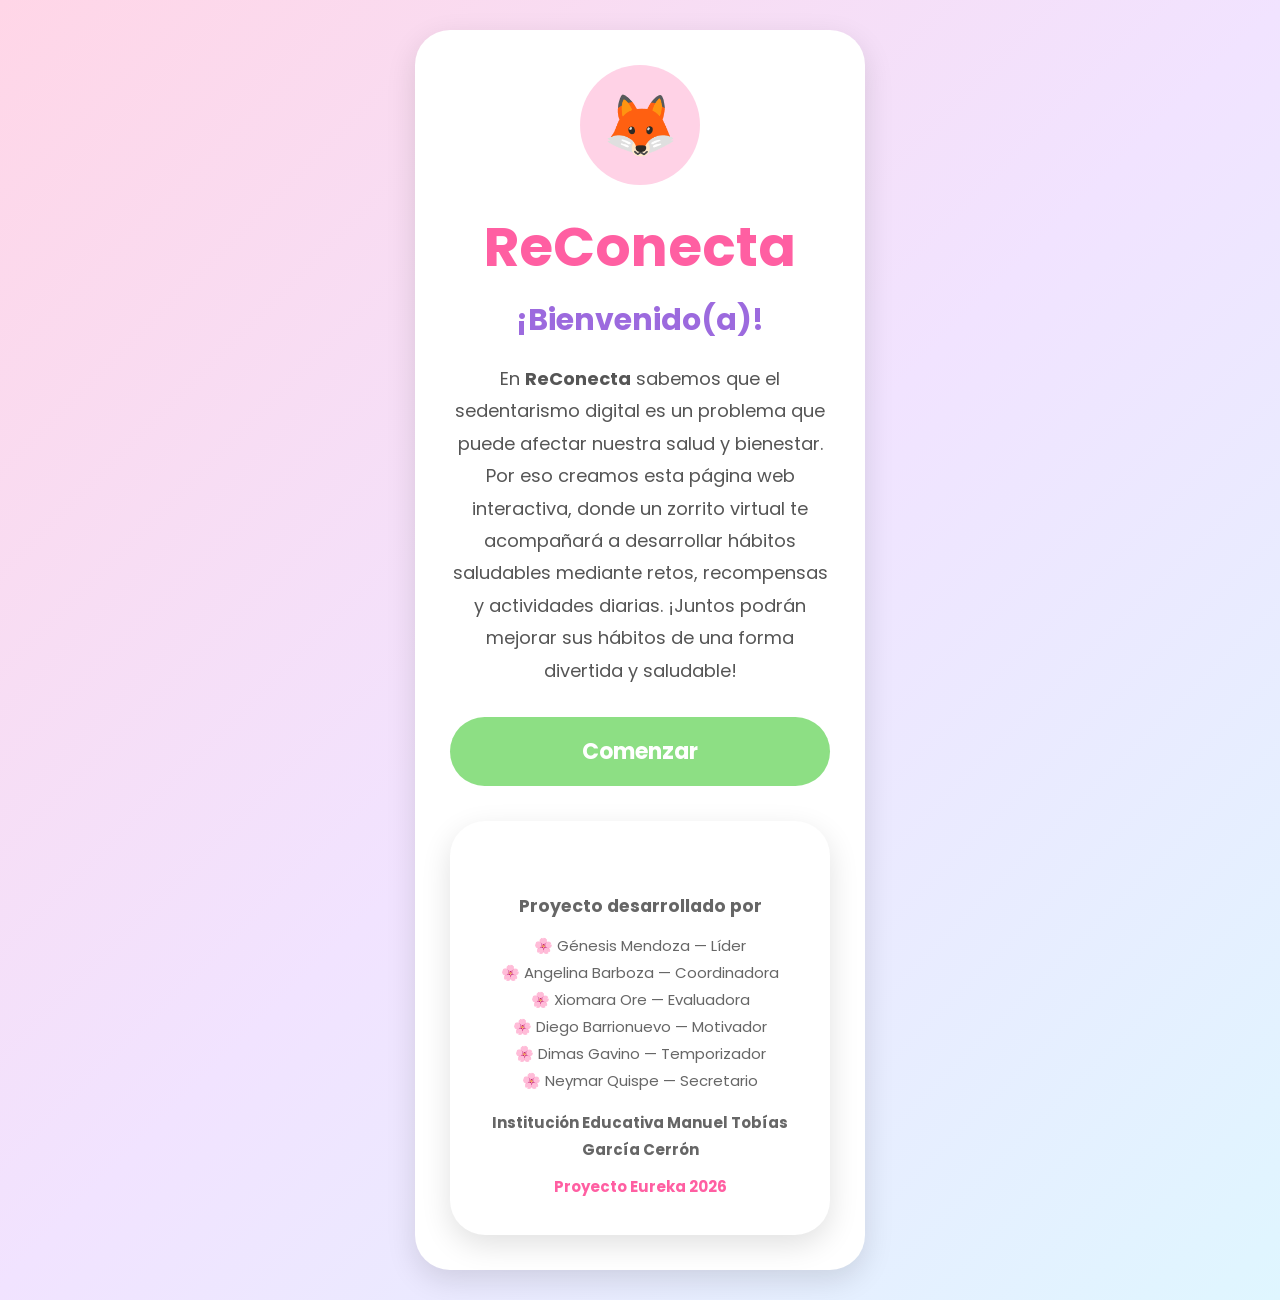
<file: index.html>
<!DOCTYPE html>
<html lang="es">
<head>
<meta charset="UTF-8">
<meta name="viewport" content="width=device-width, initial-scale=1.0">
<title>ReConecta</title>

<link rel="stylesheet" href="style.css">

<link href="https://fonts.googleapis.com/css2?family=Poppins:wght@300;400;600;700;800&display=swap" rel="stylesheet">

</head>
<body>

<div class="container">

<div class="logo">
🦊
</div>

<h1>ReConecta</h1>

<h2>¡Bienvenido(a)!</h2>

<p class="descripcion">
En <strong>ReConecta</strong> sabemos que el sedentarismo digital es un problema que puede afectar nuestra salud y bienestar. Por eso creamos esta página web interactiva, donde un zorrito virtual te acompañará a desarrollar hábitos saludables mediante retos, recompensas y actividades diarias. ¡Juntos podrán mejorar sus hábitos de una forma divertida y saludable!
</p>

<button onclick="location.href='perfil.html'">
Comenzar
</button>

<div class="creditos">

<h3>Proyecto desarrollado por</h3>

<p>
🌸 Génesis Mendoza — Líder<br>
🌸 Angelina Barboza — Coordinadora<br>
🌸 Xiomara Ore — Evaluadora<br>
🌸 Diego Barrionuevo — Motivador<br>
🌸 Dimas Gavino — Temporizador<br>
🌸 Neymar Quispe — Secretario
</p>

<p class="colegio">
Institución Educativa Manuel Tobías García Cerrón    
</p>

<p class="eureka">
Proyecto Eureka 2026
</p>

</div>

</div>

<script src="script.js"></script>

</body>
</html>
</file>
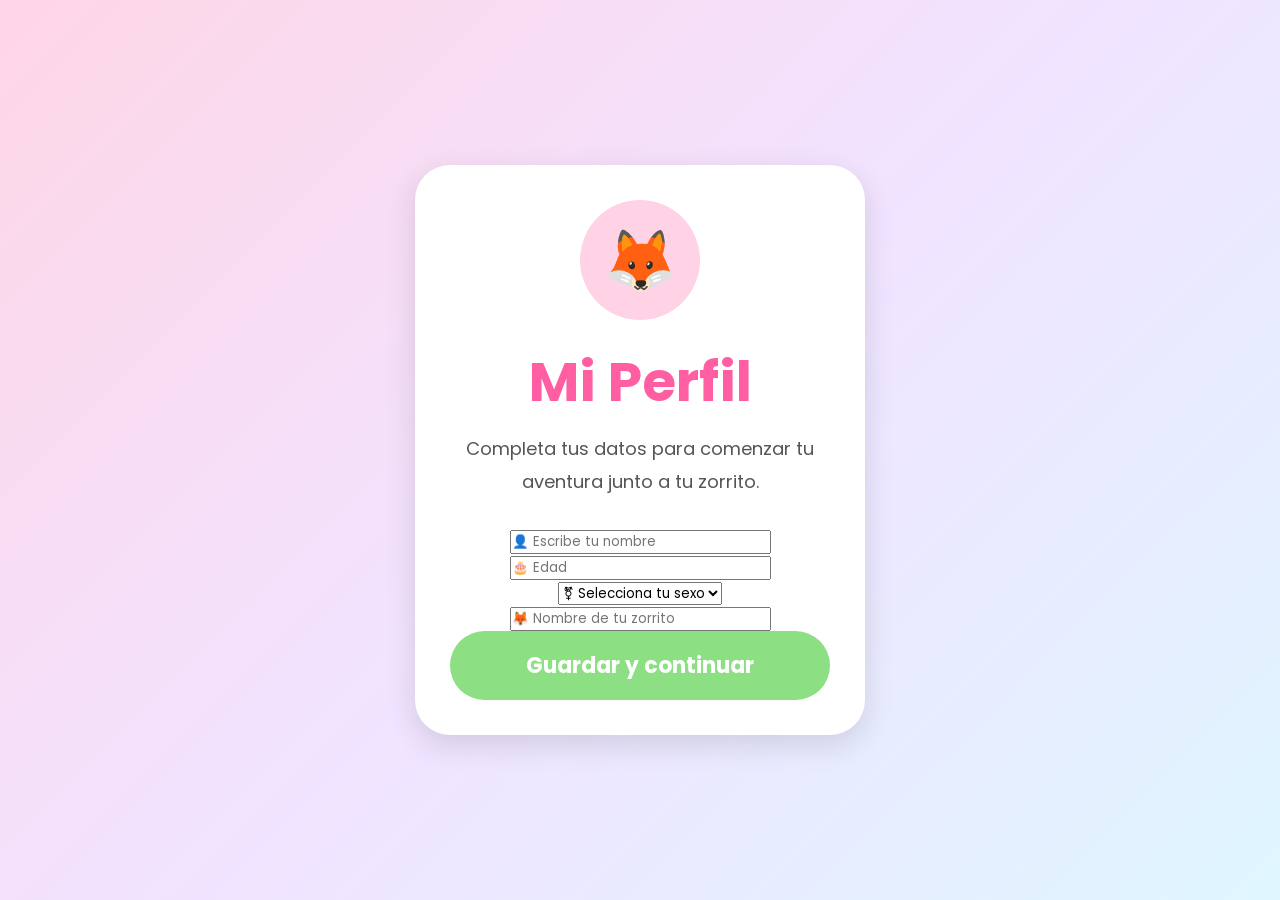
<file: perfil.html>
<!DOCTYPE html>
<html lang="es">
<head>
<meta charset="UTF-8">
<meta name="viewport" content="width=device-width, initial-scale=1.0">
<title>Mi Perfil | ReConecta</title>

<link rel="stylesheet" href="style.css">

<link href="https://fonts.googleapis.com/css2?family=Poppins:wght@300;400;600;700;800&display=swap" rel="stylesheet">

</head>

<body>

<div class="perfil">

<div class="logo">
🦊
</div>

<h1>Mi Perfil</h1>

<p class="descripcion">
Completa tus datos para comenzar tu aventura junto a tu zorrito.
</p>

<input type="text" id="nombre" placeholder="👤 Escribe tu nombre">

<input type="number" id="edad" placeholder="🎂 Edad">

<select id="sexo">
<option value="">⚧ Selecciona tu sexo</option>
<option>Femenino</option>
<option>Masculino</option>
<option>Prefiero no decirlo</option>
</select>

<input type="text" id="zorrito" placeholder="🦊 Nombre de tu zorrito">

<button id="guardar">
Guardar y continuar
</button>

</div>

<script src="script.js"></script>

</body>
</html>
</file>
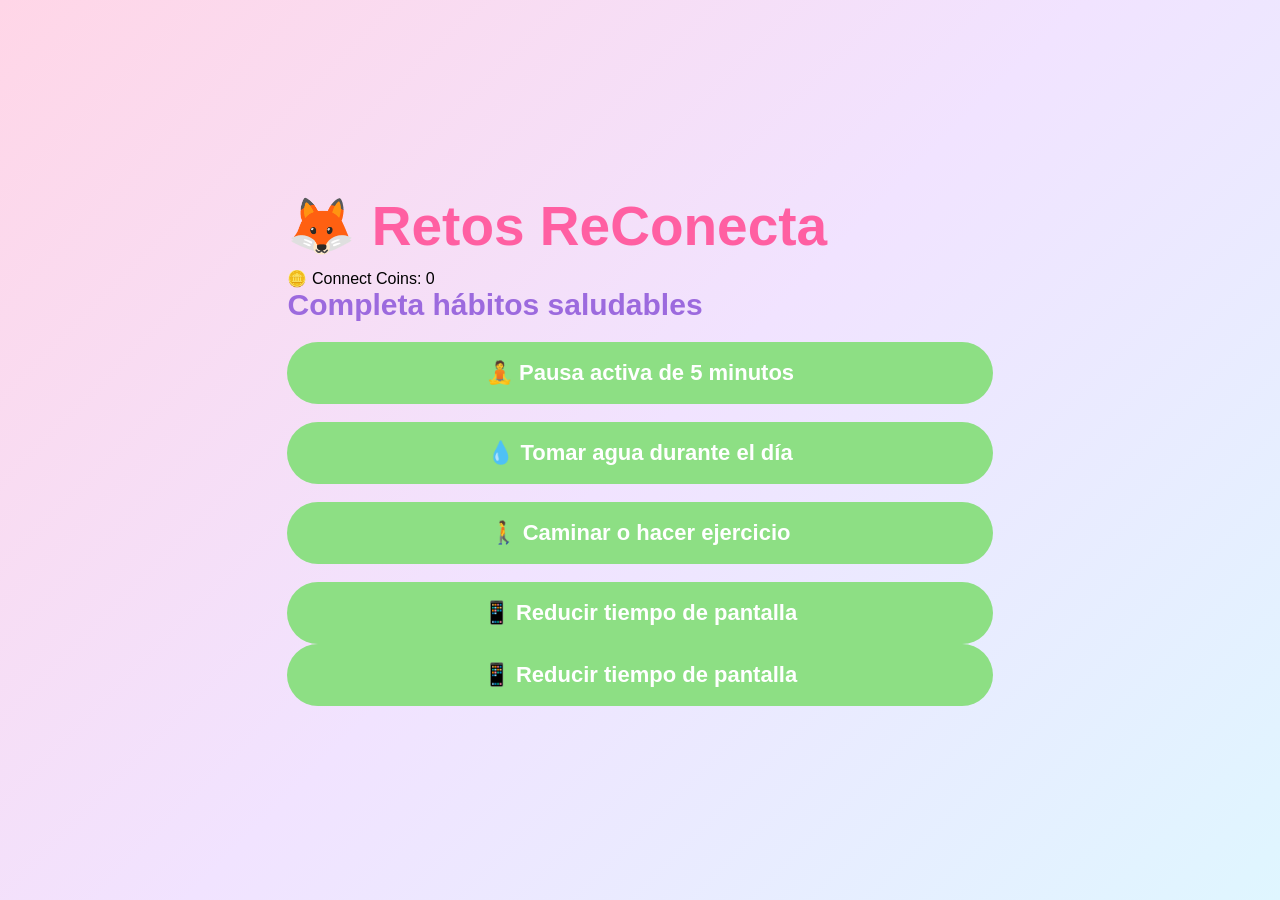
<file: retos.html>
<!DOCTYPE html>
<html lang="es">

<head>
    <meta charset="UTF-8">
    <meta name="viewport" content="width=device-width, initial-scale=1.0">
    <title>Retos - ReConecta</title>
    <link rel="stylesheet" href="style.css">
</head>

<body>

<div class="contenedor">

    <h1>🦊 Retos ReConecta</h1>

    <p id="monedas">
        🪙 Connect Coins: 0
    </p>

    <h2>Completa hábitos saludables</h2>

    <button onclick="completarReto('Pausa activa')">
        🧘 Pausa activa de 5 minutos
    </button>

    <br><br>

    <button onclick="completarReto('Tomar agua')">
        💧 Tomar agua durante el día
    </button>

    <br><br>

    <button onclick="completarReto('Moverse')">
        🚶 Caminar o hacer ejercicio
    </button>

    <br><br>

    <button onclick="completarReto('Menos pantalla')">
        📱 Reducir tiempo de pantalla
    </button>
    
     <button onclick="completarReto('Menos pantalla')">
    📱 Reducir tiempo de pantalla
</button>

</div>


<script src="script.js"></script>

</body>

</html>
</file>
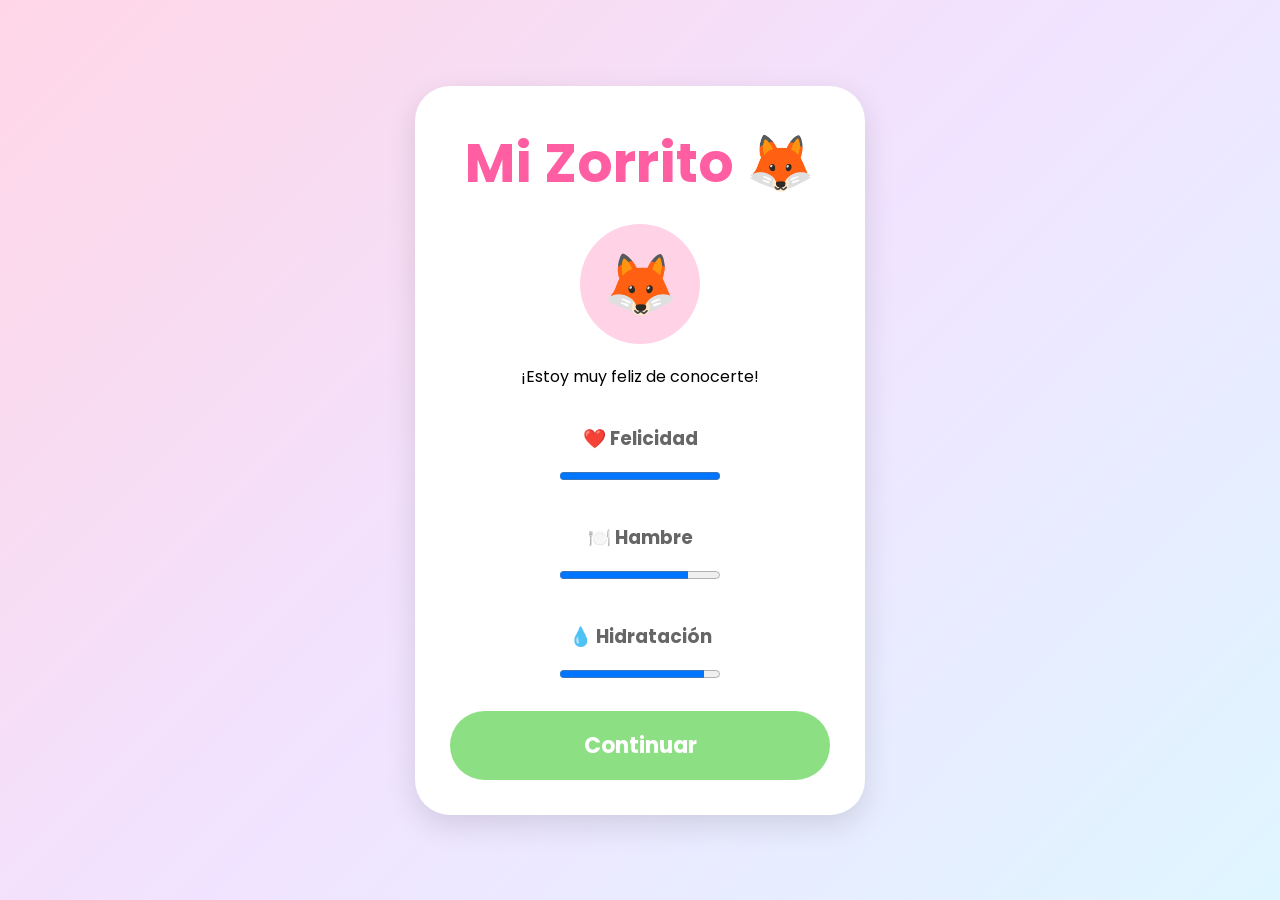
<file: zorrit o.html>
<!DOCTYPE html>
<html lang="es">

<head>
<meta charset="UTF-8">
<meta name="viewport" content="width=device-width, initial-scale=1.0">
<title>Mi Zorrito | ReConecta</title>

<link rel="stylesheet" href="style.css">

<link href="https://fonts.googleapis.com/css2?family=Poppins:wght@300;400;600;700;800&display=swap" rel="stylesheet">

</head>

<body>

<div class="zorrito">

<h1>Mi Zorrito 🦊</h1>

<h2 id="saludo"></h2>

<div class="logo">
🦊
</div>

<p id="mensaje">
¡Estoy muy feliz de conocerte!
</p>

<h3>❤️ Felicidad</h3>
<progress value="100" max="100"></progress>

<h3>🍽️ Hambre</h3>
<progress value="80" max="100"></progress>

<h3>💧 Hidratación</h3>
<progress value="90" max="100"></progress>

<br><br>

<button onclick="location.href='habitos.html'">
Continuar
</button>

</div>

<script>

const nombre=localStorage.getItem("nombre");
const zorrito=localStorage.getItem("zorrito");

if(nombre && zorrito){

document.getElementById("saludo").innerHTML=
"¡Hola "+nombre+"! Soy "+zorrito+" 🦊";

}

</script>

</body>

</html>
</file>
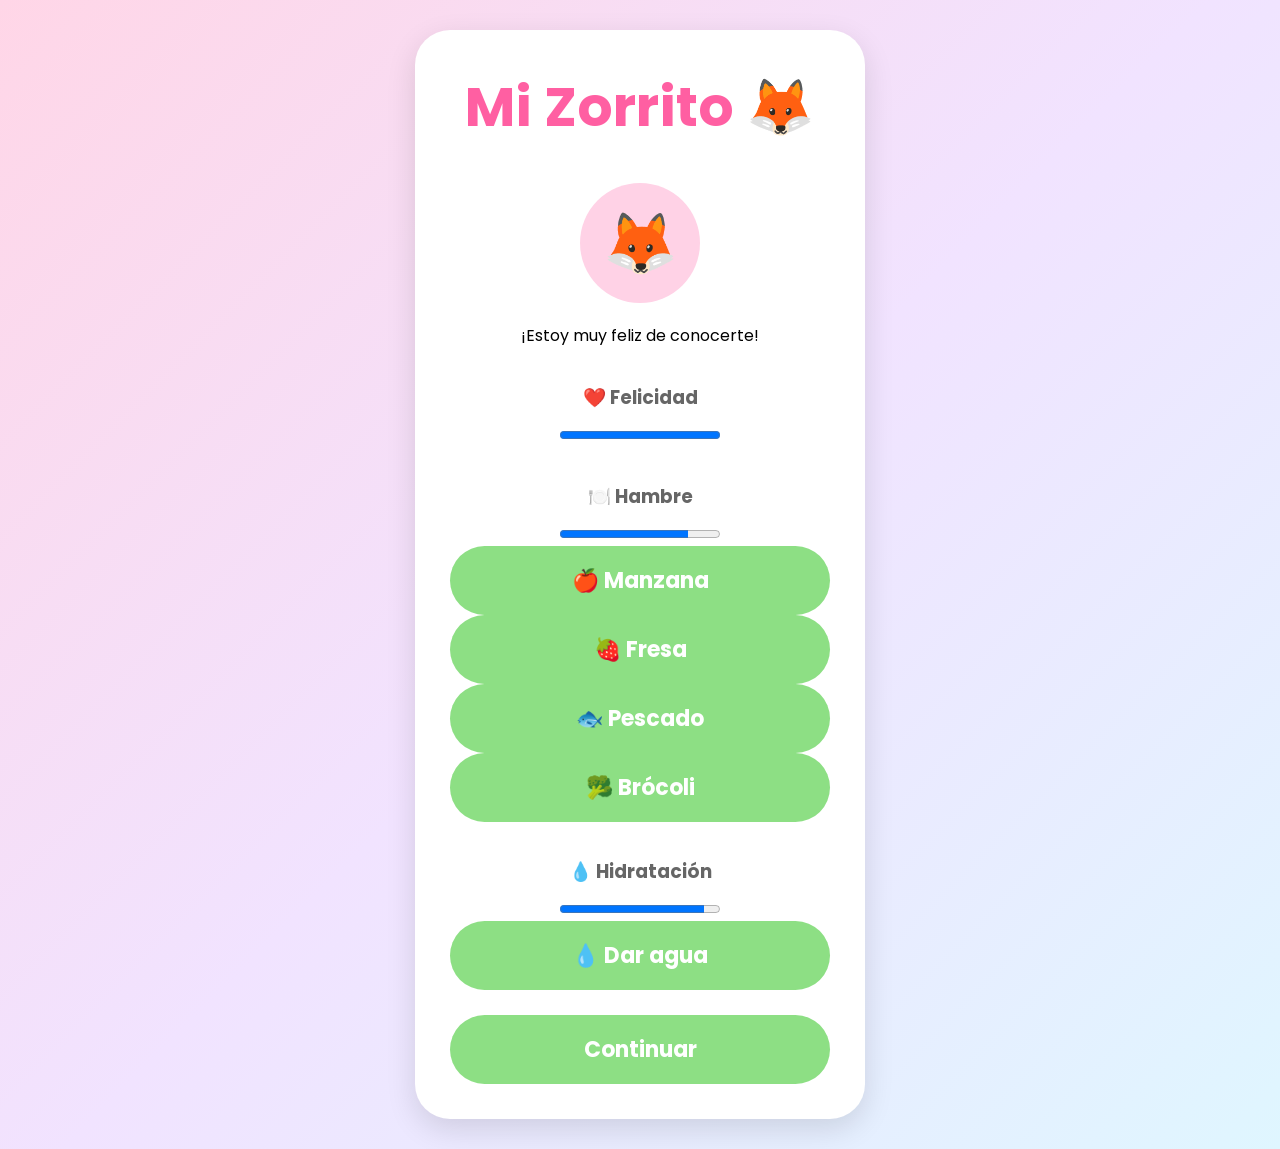
<file: zorrito.html>
<!DOCTYPE html>
<html lang="es">

<head>
<meta charset="UTF-8">
<meta name="viewport" content="width=device-width, initial-scale=1.0">
<title>Mi Zorrito | ReConecta</title>

<link rel="stylesheet" href="style.css">

<link href="https://fonts.googleapis.com/css2?family=Poppins:wght@300;400;600;700;800&display=swap" rel="stylesheet">

</head>

<body>

<div class="zorrito">

<h1>Mi Zorrito 🦊</h1>

<h2 id="saludo"></h2>

<h3 id="nombreZorrito"></h3>

<div class="logo" id="evolucion">
🦊
</div>
    
<p id="mensaje">
¡Estoy muy feliz de conocerte!
</p>

<h3>❤️ Felicidad</h3>
<progress value="100" max="100"></progress>

<h3>🍽️ Hambre</h3>
<progress id="hambre" value="80" max="100"></progress>

<div class="comidas">

<button onclick="alimentar('🍎 Manzana')">🍎 Manzana</button>

<button onclick="alimentar('🍓 Fresa')">🍓 Fresa</button>

<button onclick="alimentar('🐟 Pescado')">🐟 Pescado</button>

<button onclick="alimentar('🥦 Brócoli')">🥦 Brócoli</button>

</div>


<h3>💧 Hidratación</h3>
<progress id="agua" value="90" max="100"></progress>

<button onclick="beberAgua()">💧 Dar agua</button>
<br><br>

<button onclick="location.href='habitos.html'">
Continuar
</button>

</div>

<script>

const nombre=localStorage.getItem("nombre");
const zorrito=localStorage.getItem("zorrito");

if(nombre && zorrito){

document.getElementById("saludo").innerHTML=
"¡Hola "+nombre+"! Soy "+zorrito+" 🦊";
<button onclick="location.href='habitos.html'">
Continuar
</button>

</div>


<script>

const nombre = localStorage.getItem("nombre");
const zorrito = localStorage.getItem("zorrito");

if(nombre && zorrito){

document.getElementById("saludo").innerHTML =
"¡Hola " + nombre + "! Soy " + zorrito + " 🦊 y te acompañaré en ReConecta para ayudarte a crear hábitos saludables.";

}

</script>
    
<!-- CÓDIGO DE COMIDA Y AGUA -->
<script>

let hambre = 80;
let agua = 90;

function alimentar(comida){

    hambre += 5;

    if(hambre > 100){
        hambre = 100;
    }

    document.getElementById("hambre").value = hambre;

    document.getElementById("mensaje").innerHTML =
    "¡Gracias por darme " + comida + "! 🦊💖";
actualizarZorrito();
}


function beberAgua(){

    agua += 5;

    if(agua > 100){
        agua = 100;
    }

    document.getElementById("agua").value = agua;

    document.getElementById("mensaje").innerHTML =
    "¡Estoy hidratado! 💧🦊";
  actualizarZorrito();  

}
function actualizarZorrito(){

    let hambreActual = Number(document.getElementById("hambre").value);
    let aguaActual = Number(document.getElementById("agua").value);

    let zorrito = document.getElementById("evolucion");

    if(hambreActual >= 90 && aguaActual >= 90){

        zorrito.innerHTML = "🦊🌟";

    }else if(hambreActual >= 70){

        zorrito.innerHTML = "🦊💚";

    }else{

        zorrito.innerHTML = "🦊";

    }

}
</script>


</body>
</html>
</file>
<file: style.css>
/* ===========================
   RECONECTA
   =========================== */

*{
    margin:0;
    padding:0;
    box-sizing:border-box;
    font-family:'Poppins',sans-serif;
}

body{
    background:linear-gradient(135deg,#ffd6e7,#f1e3ff,#dff6ff);
    min-height:100vh;
    display:flex;
    justify-content:center;
    align-items:center;
    padding:30px;
}

.container,
.perfil,
.zorrito,
.habitos,
.tienda,
.progreso,
.creditos{
    width:100%;
    max-width:450px;
    background:#ffffff;
    border-radius:35px;
    padding:35px;
    text-align:center;
    box-shadow:0 10px 30px rgba(0,0,0,.12);
}

/* LOGO */

.logo{
    width:120px;
    height:120px;
    border-radius:50%;
    background:#ffd2e6;
    display:flex;
    justify-content:center;
    align-items:center;
    margin:auto;
    font-size:60px;
    margin-bottom:20px;
}

/* TITULOS */

h1{
    color:#ff5fa2;
    font-size:55px;
    margin-bottom:10px;
}

h2{
    color:#9c6ade;
    font-size:30px;
    margin-bottom:20px;
}

h3{
    color:#666;
    margin-top:35px;
    margin-bottom:10px;
}

/* TEXTO */

.descripcion{
    color:#555;
    line-height:1.8;
    font-size:18px;
    margin-bottom:30px;
}

/* BOTON */

button{
    width:100%;
    padding:18px;
    border:none;
    border-radius:40px;
    background:#8ddf84;
    color:white;
    font-size:22px;
    font-weight:bold;
    cursor:pointer;
    transition:.3s;
}

button:hover{
    background:#6dcf61;
    transform:scale(1.03);
}

/* CREDITOS */

.creditos{
    margin-top:35px;
    font-size:15px;
    color:#666;
    line-height:1.8;
}

.colegio{
    margin-top:15px;
    font-weight:bold;
}

.eureka{
    color:#ff5fa2;
    font-weight:bold;
    margin-top:10px;
}

/* RESPONSIVE */

@media(max-width:600px){

body{
padding:15px;
}

.container,
.perfil,
.zorrito,
.habitos,
.tienda,
.progreso,
.creditos{
padding:25px;
}

.logo{
width:100px;
height:100px;
font-size:50px;
}

h1{
font-size:46px;
}

h2{
font-size:25px;
}

.descripcion{
font-size:17px;
}

button{
font-size:22px;
padding:20px;
}

}
</file>
